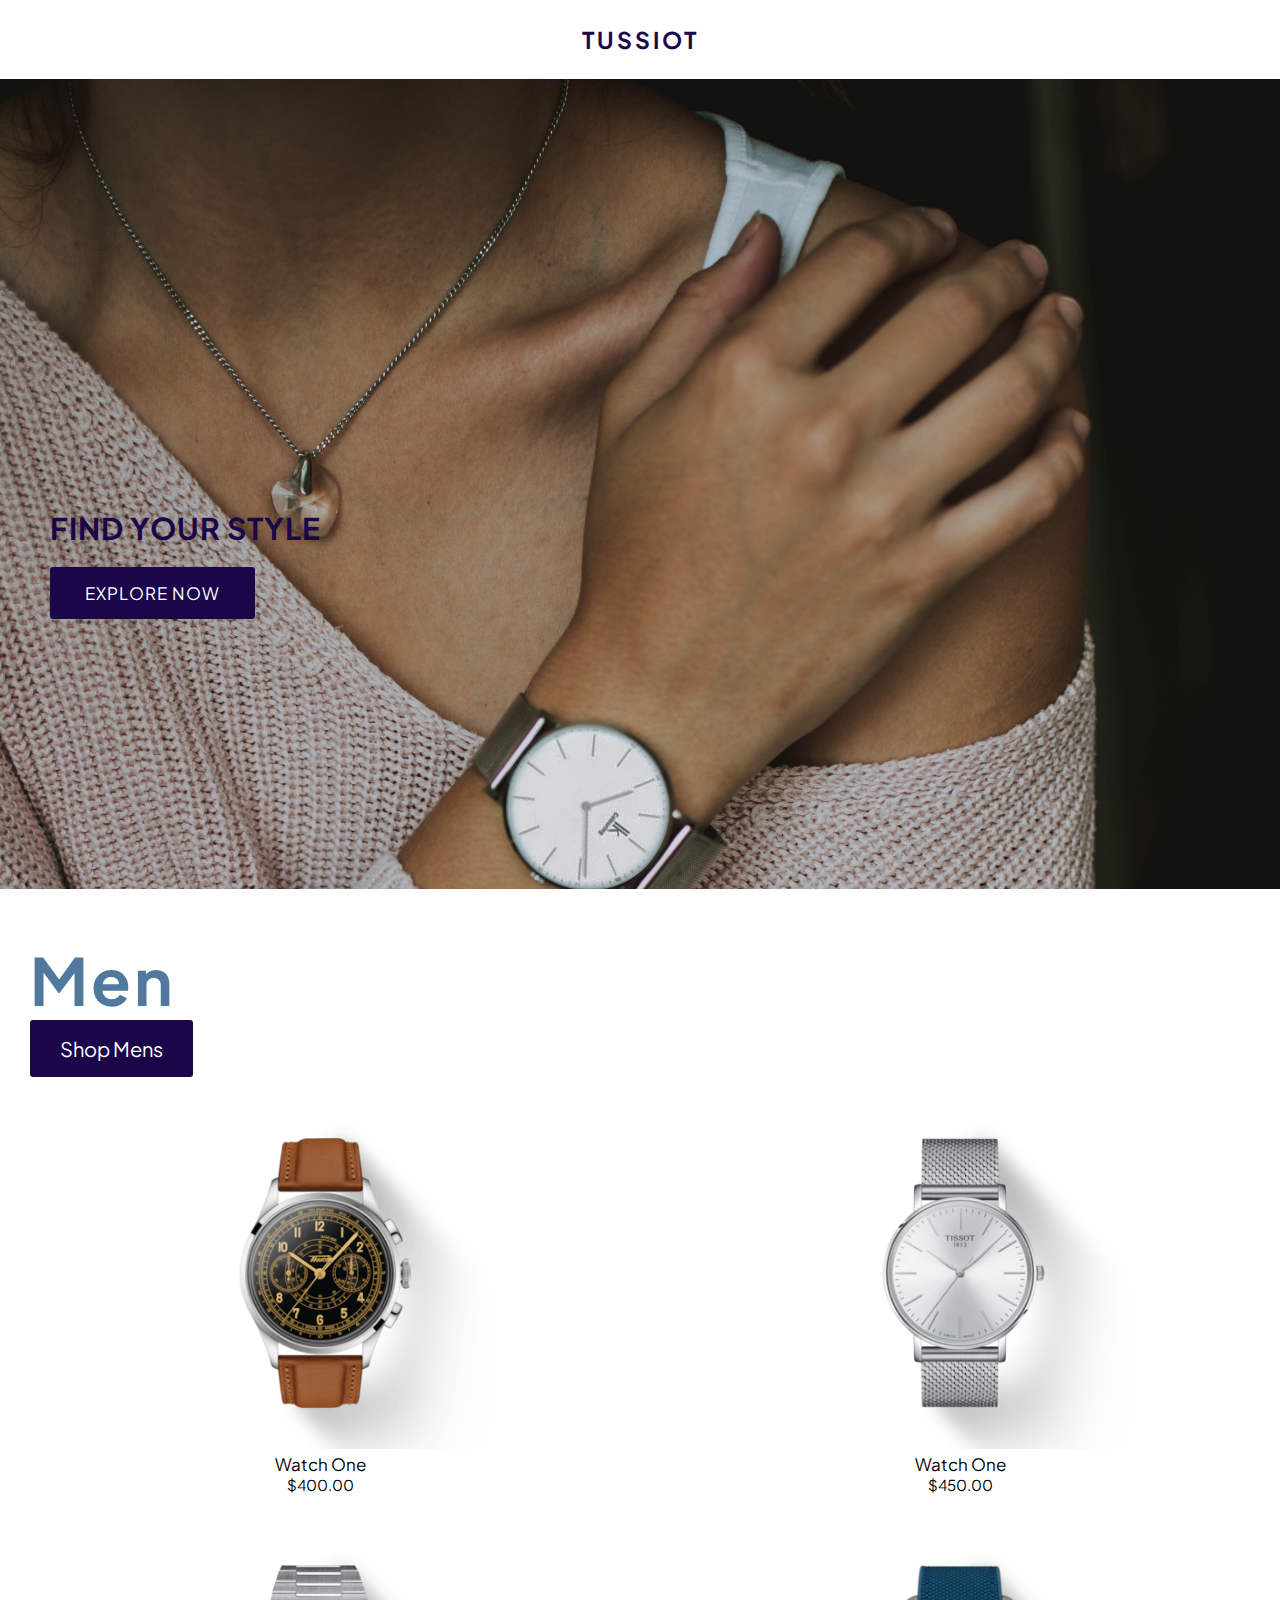
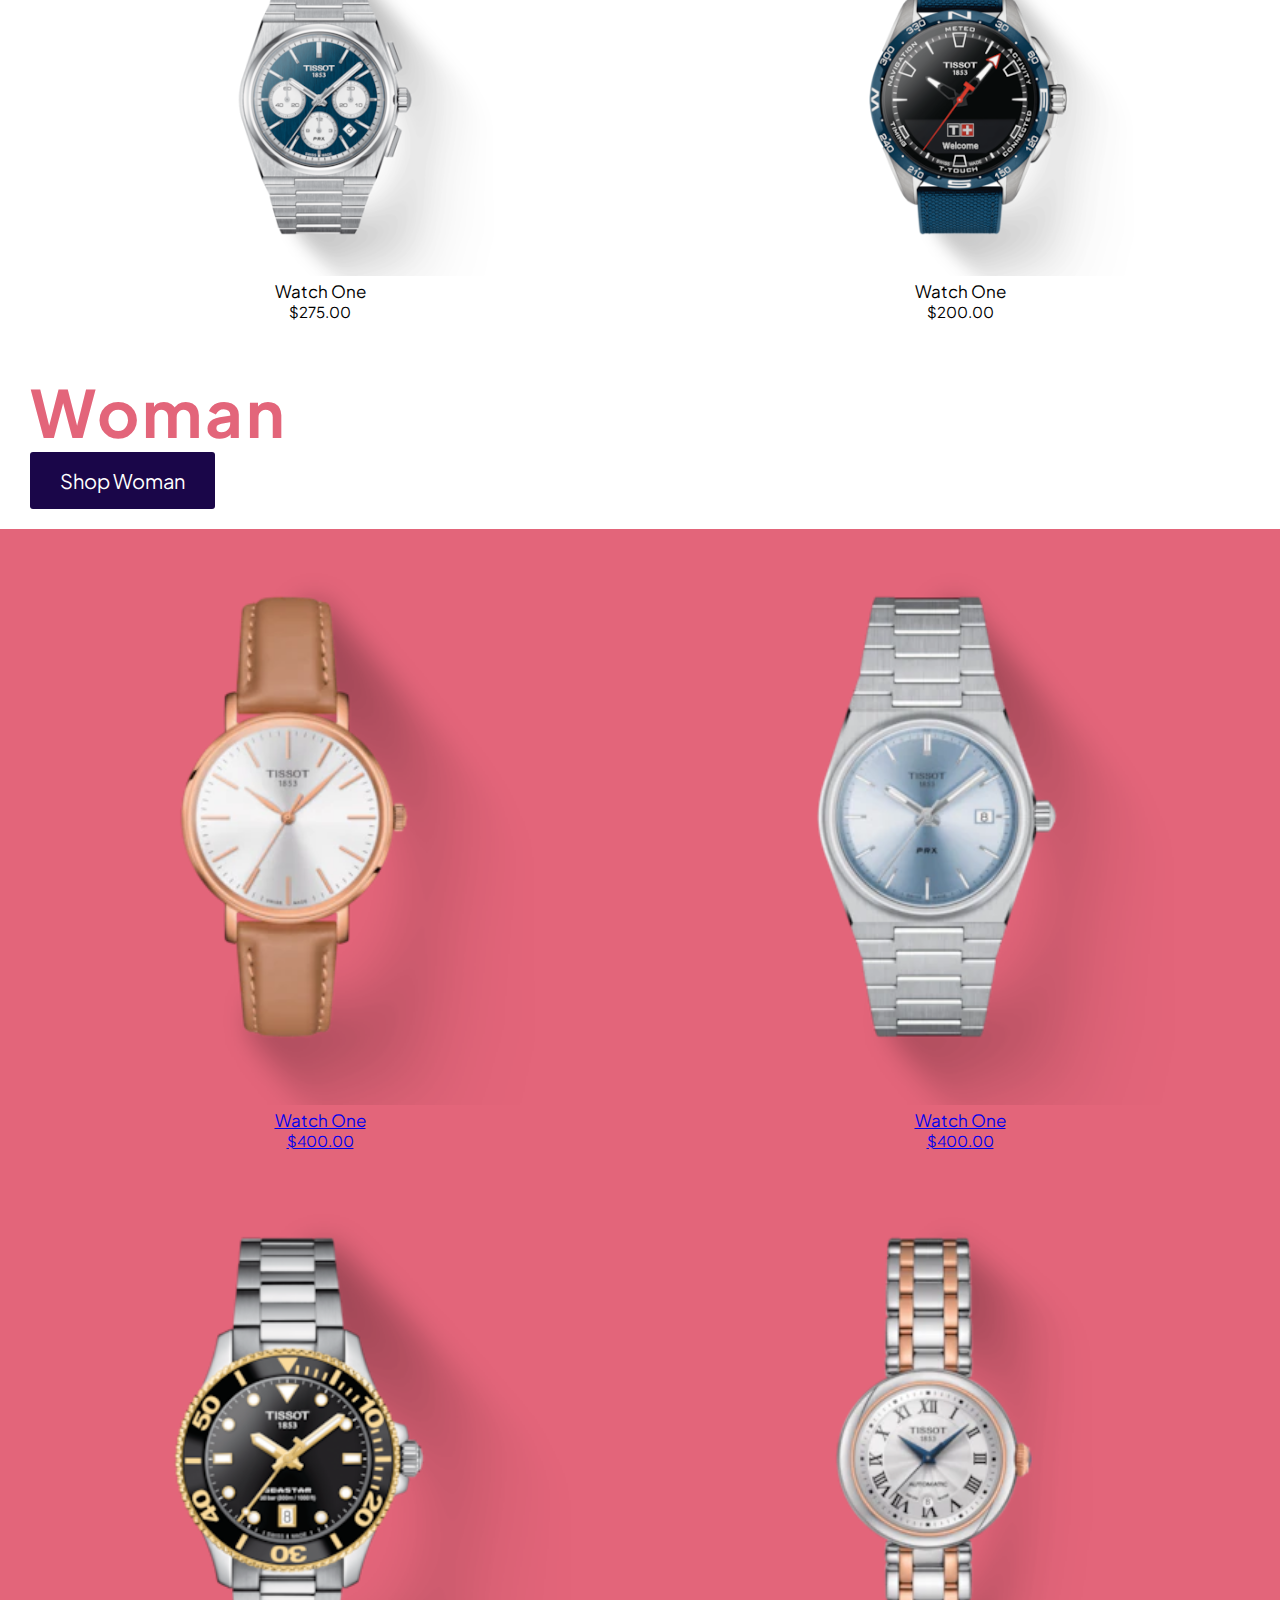
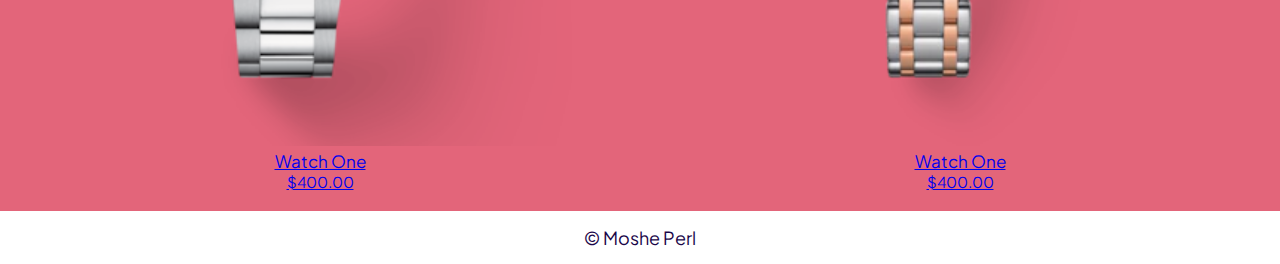
<file: index.html>
<!DOCTYPE html>
<html lang="en">
  <head>
    <meta charset="UTF-8" />
    <meta http-equiv="X-UA-Compatible" content="IE=edge" />
    <meta name="viewport" content="width=device-width, initial-scale=1.0" />
    <link rel="preconnect" href="https://fonts.googleapis.com" />
    <link rel="preconnect" href="https://fonts.gstatic.com" crossorigin />
    <link
      href="https://fonts.googleapis.com/css2?family=Plus+Jakarta+Sans&display=swap"
      rel="stylesheet" />
    <title>Watches</title>
    <link rel="stylesheet" href="style.css" />
  </head>
  <body>
    <header class="header">
      <h1>Tussiot</h1>
    </header>

    <div class="conatiner">
      <div class="showcase">
        <div class="showcase-content">
          <h2>Find Your Style</h2>
          <button>Explore Now</button>
        </div>
      </div>
    </div>
    <div class="mens">
      <div class="mens-content">
        <h2>Men</h2>
        <button>Shop Mens</button>
      </div>
      <div class="men-watch-content">
        <a href="subpages/itemtemplate.html">
          <img src="/images/mw1.png" alt="" />
          <p class="watch-name">Watch One</p>
          <p class="watch-price">$400.00</p>
        </a>
        <a href="#">
          <img src="/images/mw2.webp" alt="" />
          <p class="watch-name">Watch One</p>
          <p class="watch-price">$450.00</p>
        </a>
        <a href="#">
          <img src="/images/mw3.png" alt="" />
          <p class="watch-name">Watch One</p>
          <p class="watch-price">$275.00</p>
        </a>
        <a href="#">
          <img src="/images/mw4.png" alt="" />
          <p class="watch-name">Watch One</p>
          <p class="watch-price">$200.00</p>
        </a>
      </div>
    </div>
    <div class="woman">
      <div class="woman-content">
        <h2>Woman</h2>
        <button>Shop Woman</button>
      </div>
      <div class="woman-watch-content">
        <a href="#">
          <img src="/images/ww1.webp" alt="" />
          <p class="watch-name">Watch One</p>
          <p class="watch-price">$400.00</p>
        </a>
        <a href="#">
          <img src="/images/ww2.webp" alt="" />
          <p class="watch-name">Watch One</p>
          <p class="watch-price">$400.00</p>
        </a>
        <a href="#">
          <img src="images/ww3.png" alt="" />
          <p class="watch-name">Watch One</p>
          <p class="watch-price">$400.00</p>
        </a>
        <a href="#">
          <img src="/images/ww4.webp" alt="" />
          <p class="watch-name">Watch One</p>
          <p class="watch-price">$400.00</p>
        </a>
      </div>
    </div>

    <footer class="footer">
      <a href="https://moshe7375.github.io/">&copy; Moshe Perl</a>
    </footer>

    <script src="main.js"></script>
  </body>
</html>
</file>
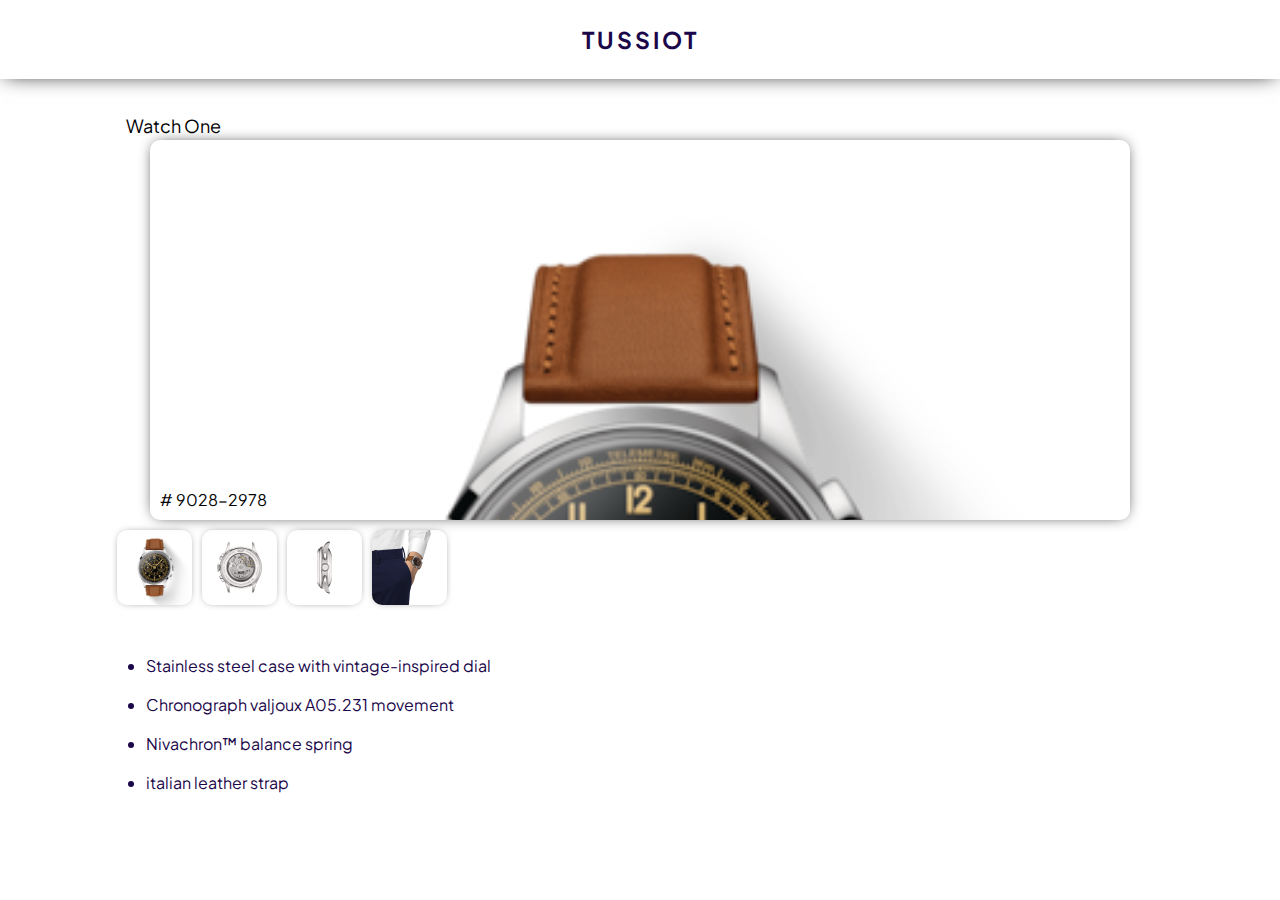
<file: subpages/itemtemplate.html>
<!DOCTYPE html>
<html lang="en">
  <head>
    <meta charset="UTF-8" />
    <meta http-equiv="X-UA-Compatible" content="IE=edge" />
    <meta name="viewport" content="width=device-width, initial-scale=1.0" />
    <link href="https://fonts.googleapis.com/css2?family=Plus+Jakarta+Sans&display=swap" rel="stylesheet" />
    <title>Watch One</title>
    <link rel="stylesheet" href="/style.css" />
  </head>
  <body>
    <header class="header">
      <h1>Tussiot</h1>
    </header>
    <div class="item">
      <p class="item-name">Watch One</p>

      <div class="big-pic">
        <p class="item-number"># 9028-2978</p>
      </div>

      <div class="other-pictures">
        <img id="watchOneSmallOne" class="small-image" src="/images/mw1.png" />
        <img id="watchOneSmallTwo" class="small-image" src="/images/mws2.webp" alt="" />
        <img id="watchOneSmallThree" class="small-image" src="/images/mws3.webp" alt="" />
        <img id="watchOneSmallFour" class="small-image" src="/images/mws1.webp" />
      </div>

      <ul class="item-info">
        <li>Stainless steel case with vintage-inspired dial</li>
        <li>Chronograph valjoux A05.231 movement</li>
        <li>Nivachron™ balance spring</li>
        <li>italian leather strap</li>
      </ul>
    </div>
    <script src="/main.js"></script>
  </body>
</html>
</file>
<file: style.css>
* {
  padding: 0;
  margin: 0;
  box-sizing: border-box;
  font-family: "Plus Jakarta Sans", sans-serif;
  scroll-behavior: smooth;
}

.watch-name {
  font-size: 17px;
}

.watch-price {
  font-size: 15px;
}

.header {
  padding: 25px;
  width: 100%;
  box-shadow: 0 0 20px -5px black;
}
.header h1 {
  color: rgb(26, 6, 73);
  text-align: center;
  text-transform: uppercase;
  letter-spacing: 3px;
  font-size: 23px;
}

.showcase {
  background-image: url(/images/showcase.jpg);
  background-size: cover;
  background-repeat: no-repeat;
  width: 100%;
  height: 90vh;
}
.showcase .showcase-content {
  padding: 430px 0 0 50px;
}
.showcase .showcase-content h2 {
  color: rgb(26, 6, 73);
  text-transform: uppercase;
  letter-spacing: 1px;
  font-size: 30px;
}
.showcase .showcase-content button {
  background-color: rgb(26, 6, 73);
  border: none;
  padding: 15px 35px;
  border-radius: 3px;
  font-size: 17px;
  text-transform: uppercase;
  letter-spacing: 1px;
  margin-top: 20px;
  color: white;
}
.showcase .showcase-content button:hover {
  background-color: rgba(26, 6, 73, 0.485);
  transition: ease-in-out 0.2s;
}

.mens {
  width: 100%;
}
.mens .mens-content {
  background-color: white;
  padding: 50px 0 20px 30px;
}
.mens .mens-content h2 {
  color: rgb(81, 121, 158);
  font-size: 65px;
  letter-spacing: 3px;
}
.mens .mens-content button {
  border: solid 1px black;
  background-color: rgb(26, 6, 73);
  padding: 16px 30px;
  font-size: 20px;
  border-radius: 3px;
  color: white;
  border: none;
}
.mens .mens-content button:hover {
  background-color: rgba(26, 6, 73, 0.485);
  transition: ease-in-out 0.3s;
}
.mens .men-watch-content {
  display: grid;
  grid-template-columns: repeat(2, 1fr);
  grid-row-gap: 30px;
}
.mens .men-watch-content a {
  text-align: center;
  color: black;
  text-decoration: none;
}
.mens .men-watch-content a img {
  width: 55%;
  margin: auto;
}
.mens .men-watch-content a img:hover {
  transform: scale(1.1);
  transition: ease-in-out 0.2s;
}

.woman {
  width: 100%;
}
.woman .woman-content {
  background-color: white;
  padding: 50px 0 20px 30px;
}
.woman .woman-content h2 {
  color: rgb(227, 101, 122);
  font-size: 65px;
  letter-spacing: 3px;
}
.woman .woman-content button {
  border: solid 1px black;
  background-color: rgb(26, 6, 73);
  padding: 16px 30px;
  font-size: 20px;
  border-radius: 3px;
  color: white;
  border: none;
}
.woman .woman-content button:hover {
  background-color: rgba(26, 6, 73, 0.485);
  transition: ease-in-out 0.3s;
}
.woman .woman-watch-content {
  display: grid;
  grid-template-columns: repeat(2, 1fr);
  grid-row-gap: 20px;
  background-color: rgb(227, 101, 122);
  margin: auto;
  padding-bottom: 20px;
  width: auto;
}
.woman .woman-watch-content img {
  width: 45vw;
  margin: auto;
}
.woman .woman-watch-content p {
  text-align: center;
}
.woman .woman-watch-content img:hover {
  transform: scale(1.1);
  transition: ease-in-out 0.2s;
}

footer {
  padding: 15px;
  text-align: center;
}
footer a {
  color: black;
  text-decoration: none;
  font-size: 18px;
  color: rgb(26, 6, 73);
}

.item {
  width: 85%;
  margin: auto;
}
.item .item-name {
  margin: 0 0 3px 30px;
  font-size: 18px;
  margin-top: 35px;
}
.item .big-pic {
  background-image: url(/images/mw1.png);
  background-size: cover;
  background-repeat: no-repeat;
  width: 90%;
  height: 380px;
  margin: auto;
  box-shadow: 0 0 15px -5px black;
  border-radius: 10px;
  position: relative;
}
.item .big-pic .item-number {
  position: absolute;
  bottom: 10px;
  left: 10px;
}
.item .other-pictures {
  display: flex;
  margin-left: 21px;
}
.item .other-pictures img {
  width: 75px;
  box-shadow: 0 0 10px -5px black;
  border-radius: 10px;
  margin-right: 10px;
  margin-top: 10px;
}
.item .other-pictures img:hover {
  transform: scale(1.1);
  transition: ease-in-out 0.1s;
  opacity: 0.6;
}
.item .item-info {
  margin-left: 50px;
  margin-top: 50px;
}
.item .item-info li {
  font-size: 19x;
  margin-top: 18px;
  color: rgb(26, 6, 73);
}/*# sourceMappingURL=style.css.map */
</file>
